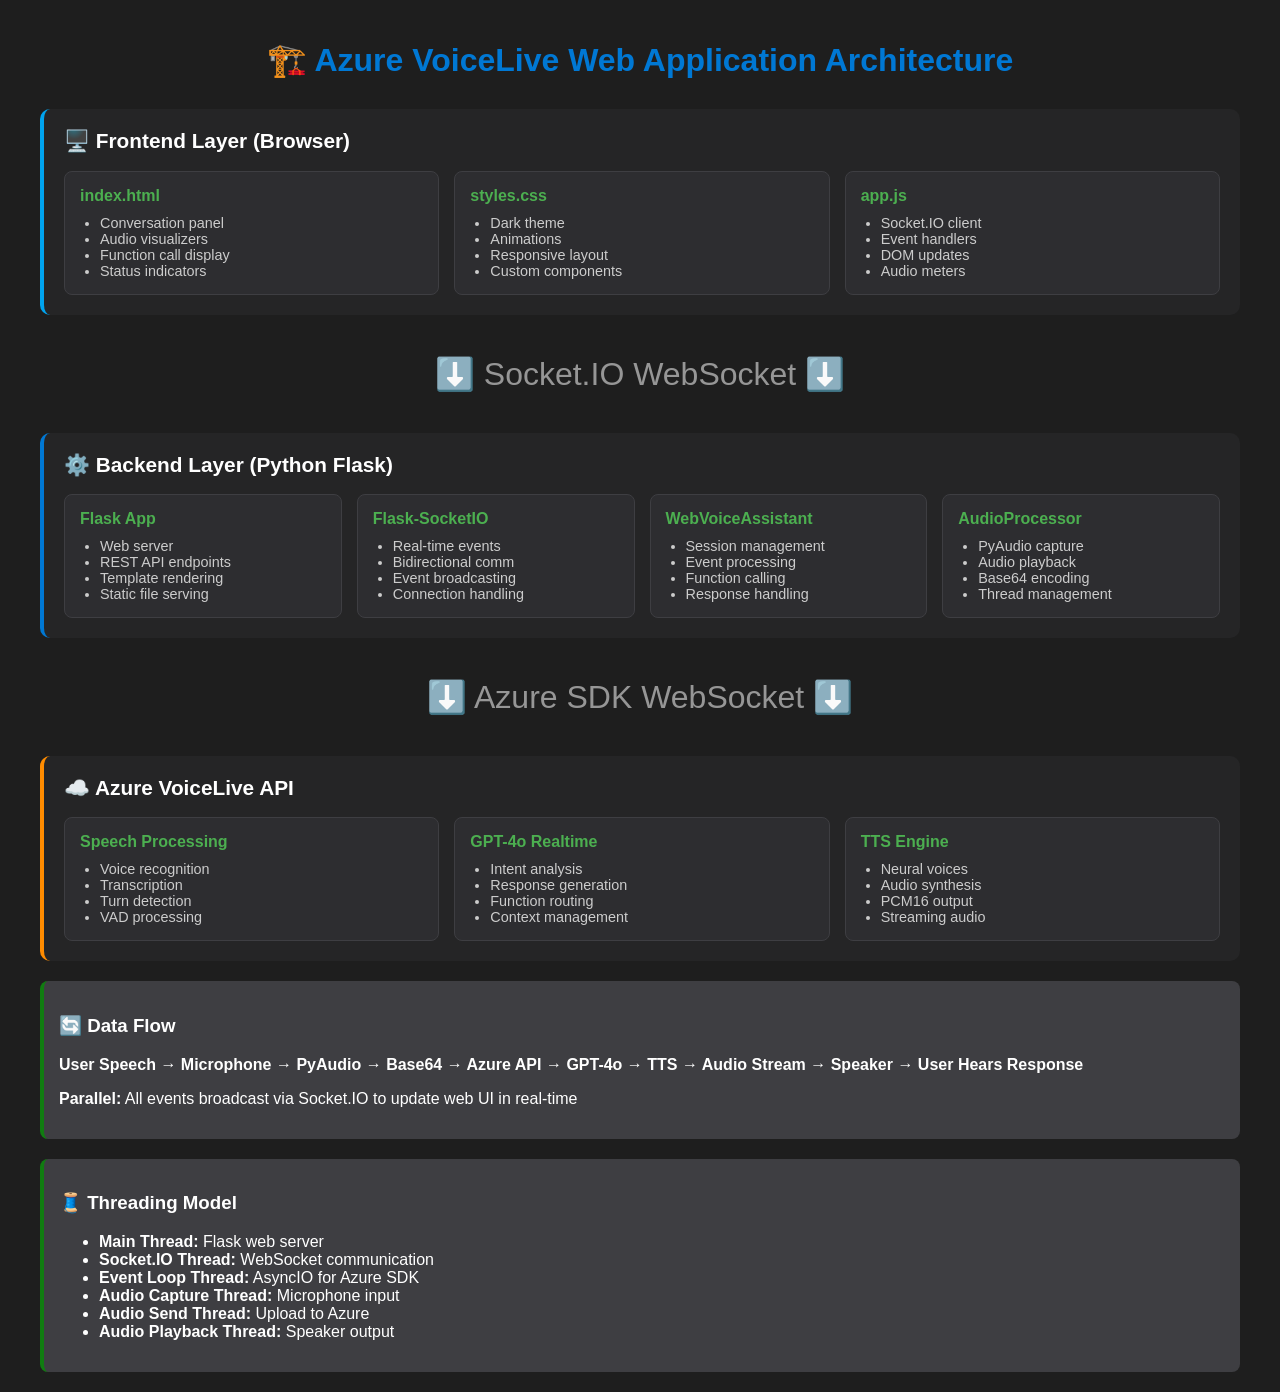
<file: voice-live/static/architecture.html>
<!DOCTYPE html>
<html lang="en">
<head>
    <meta charset="UTF-8">
    <meta name="viewport" content="width=device-width, initial-scale=1.0">
    <title>Architecture Diagram - Azure VoiceLive Web App</title>
    <style>
        body {
            font-family: Arial, sans-serif;
            background: #1e1e1e;
            color: #fff;
            padding: 20px;
            margin: 0;
        }
        .container {
            max-width: 1200px;
            margin: 0 auto;
        }
        h1 {
            text-align: center;
            color: #0078d4;
        }
        .architecture {
            display: flex;
            flex-direction: column;
            gap: 30px;
            margin-top: 30px;
        }
        .layer {
            background: #252526;
            border-radius: 10px;
            padding: 20px;
            border-left: 4px solid;
        }
        .layer.frontend { border-left-color: #00a4ef; }
        .layer.backend { border-left-color: #0078d4; }
        .layer.azure { border-left-color: #ff8c00; }
        .layer h2 {
            margin-top: 0;
            font-size: 1.3em;
        }
        .components {
            display: grid;
            grid-template-columns: repeat(auto-fit, minmax(200px, 1fr));
            gap: 15px;
            margin-top: 15px;
        }
        .component {
            background: #2d2d30;
            padding: 15px;
            border-radius: 8px;
            border: 1px solid #3e3e42;
        }
        .component h3 {
            margin: 0 0 10px 0;
            font-size: 1em;
            color: #4caf50;
        }
        .component ul {
            margin: 0;
            padding-left: 20px;
            font-size: 0.9em;
            color: #cccccc;
        }
        .flow {
            text-align: center;
            color: #969696;
            font-size: 2em;
            margin: 10px 0;
        }
        .note {
            background: #3e3e42;
            padding: 15px;
            border-radius: 8px;
            margin-top: 20px;
            border-left: 4px solid #107c10;
        }
    </style>
</head>
<body>
    <div class="container">
        <h1>🏗️ Azure VoiceLive Web Application Architecture</h1>
        
        <div class="architecture">
            <!-- Frontend Layer -->
            <div class="layer frontend">
                <h2>🖥️ Frontend Layer (Browser)</h2>
                <div class="components">
                    <div class="component">
                        <h3>index.html</h3>
                        <ul>
                            <li>Conversation panel</li>
                            <li>Audio visualizers</li>
                            <li>Function call display</li>
                            <li>Status indicators</li>
                        </ul>
                    </div>
                    <div class="component">
                        <h3>styles.css</h3>
                        <ul>
                            <li>Dark theme</li>
                            <li>Animations</li>
                            <li>Responsive layout</li>
                            <li>Custom components</li>
                        </ul>
                    </div>
                    <div class="component">
                        <h3>app.js</h3>
                        <ul>
                            <li>Socket.IO client</li>
                            <li>Event handlers</li>
                            <li>DOM updates</li>
                            <li>Audio meters</li>
                        </ul>
                    </div>
                </div>
            </div>
            
            <div class="flow">⬇️ Socket.IO WebSocket ⬇️</div>
            
            <!-- Backend Layer -->
            <div class="layer backend">
                <h2>⚙️ Backend Layer (Python Flask)</h2>
                <div class="components">
                    <div class="component">
                        <h3>Flask App</h3>
                        <ul>
                            <li>Web server</li>
                            <li>REST API endpoints</li>
                            <li>Template rendering</li>
                            <li>Static file serving</li>
                        </ul>
                    </div>
                    <div class="component">
                        <h3>Flask-SocketIO</h3>
                        <ul>
                            <li>Real-time events</li>
                            <li>Bidirectional comm</li>
                            <li>Event broadcasting</li>
                            <li>Connection handling</li>
                        </ul>
                    </div>
                    <div class="component">
                        <h3>WebVoiceAssistant</h3>
                        <ul>
                            <li>Session management</li>
                            <li>Event processing</li>
                            <li>Function calling</li>
                            <li>Response handling</li>
                        </ul>
                    </div>
                    <div class="component">
                        <h3>AudioProcessor</h3>
                        <ul>
                            <li>PyAudio capture</li>
                            <li>Audio playback</li>
                            <li>Base64 encoding</li>
                            <li>Thread management</li>
                        </ul>
                    </div>
                </div>
            </div>
            
            <div class="flow">⬇️ Azure SDK WebSocket ⬇️</div>
            
            <!-- Azure Layer -->
            <div class="layer azure">
                <h2>☁️ Azure VoiceLive API</h2>
                <div class="components">
                    <div class="component">
                        <h3>Speech Processing</h3>
                        <ul>
                            <li>Voice recognition</li>
                            <li>Transcription</li>
                            <li>Turn detection</li>
                            <li>VAD processing</li>
                        </ul>
                    </div>
                    <div class="component">
                        <h3>GPT-4o Realtime</h3>
                        <ul>
                            <li>Intent analysis</li>
                            <li>Response generation</li>
                            <li>Function routing</li>
                            <li>Context management</li>
                        </ul>
                    </div>
                    <div class="component">
                        <h3>TTS Engine</h3>
                        <ul>
                            <li>Neural voices</li>
                            <li>Audio synthesis</li>
                            <li>PCM16 output</li>
                            <li>Streaming audio</li>
                        </ul>
                    </div>
                </div>
            </div>
        </div>
        
        <div class="note">
            <h3>🔄 Data Flow</h3>
            <p><strong>User Speech → Microphone → PyAudio → Base64 → Azure API → GPT-4o → TTS → Audio Stream → Speaker → User Hears Response</strong></p>
            <p><strong>Parallel:</strong> All events broadcast via Socket.IO to update web UI in real-time</p>
        </div>
        
        <div class="note">
            <h3>🧵 Threading Model</h3>
            <ul>
                <li><strong>Main Thread:</strong> Flask web server</li>
                <li><strong>Socket.IO Thread:</strong> WebSocket communication</li>
                <li><strong>Event Loop Thread:</strong> AsyncIO for Azure SDK</li>
                <li><strong>Audio Capture Thread:</strong> Microphone input</li>
                <li><strong>Audio Send Thread:</strong> Upload to Azure</li>
                <li><strong>Audio Playback Thread:</strong> Speaker output</li>
            </ul>
        </div>
    </div>
</body>
</html>
</file>
